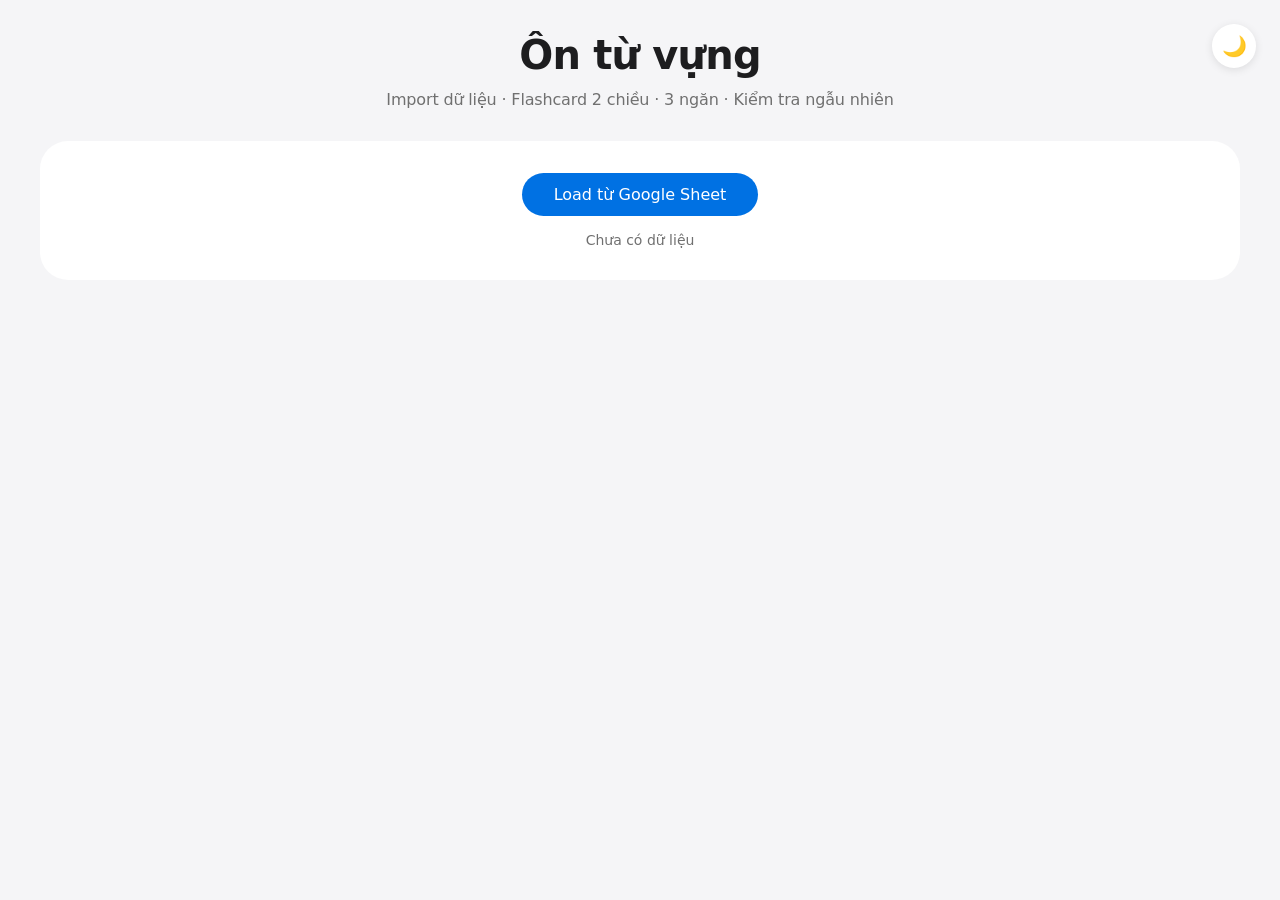
<file: index.html>
<meta name="viewport" content="width=device-width, initial-scale=1.0, user-scalable=yes">
    <title>Ôn Từ Vựng</title>
    <link rel="stylesheet" href="styles.css">
</head>
<body>
    <button class="theme-toggle" id="themeToggle" title="Chuyển đổi giao diện">🌙</button>

    <div class="app-container">
        <div class="header">
            <h1>Ôn từ vựng</h1>
            <div class="sub">Import dữ liệu · Flashcard 2 chiều · 3 ngăn · Kiểm tra ngẫu nhiên</div>
        </div>

        <div class="import-area">
            <button class="file-label" id="loadSheetBtn">Load từ Google Sheet</button>
            <div class="status" id="status">Chưa có dữ liệu</div>
        </div>

        <div id="sheetModal" class="modal hidden">
            <div class="modal-content">
                <div class="modal-title">Chọn sheet để load dữ liệu</div>
                <div class="sheet-list" id="sheetList"></div>
                <div class="modal-cancel">
                    <button class="modal-cancel-btn" id="cancelSheetBtn">Hủy</button>
                </div>
            </div>
        </div>

        <div id="mainContent">
            <div class="stats-bar">
                <div class="info-badge"><span id="totalCount">0</span> từ</div>
                <div class="filter-group">
                    <input type="text" id="searchInput" class="search-box" placeholder="Tìm từ...">
                </div>
            </div>

            <div class="boxes-row">
                <div class="stat-box red" data-filter="red">
                    <div class="stat-count" id="redCount">0</div>
                    <div class="stat-label">Chưa biết</div>
                </div>
                <div class="stat-box yellow" data-filter="yellow">
                    <div class="stat-count" id="yellowCount">0</div>
                    <div class="stat-label">Phân vân</div>
                </div>
                <div class="stat-box green" data-filter="green">
                    <div class="stat-count" id="greenCount">0</div>
                    <div class="stat-label">Đã biết</div>
                </div>
                <div class="stat-box" data-filter="all">
                    <div class="stat-count" id="allCount">0</div>
                    <div class="stat-label">Tất cả</div>
                </div>
            </div>

            <div class="tab-bar">
                <button class="tab-btn active" data-tab="flashcard">Flashcard & Xếp loại</button>
                <button class="tab-btn" data-tab="quiz">Kiểm tra ngẫu nhiên</button>
            </div>

            <div class="study-layout">
                <div>
                    <div id="flashcardTab">
                        <div class="flashcard-area">
                            <div class="flip-card" id="flipCard">
                                <div class="flip-card-inner">
                                    <div class="front">
                                        <div class="term" id="cardTerm">---</div>
                                        <div class="card-hint">Nhấn để lật</div>
                                    </div>
                                    <div class="back">
                                        <div class="meaning" id="cardMeaning">---</div>
                                        <div class="card-hint">Nhấn để quay lại</div>
                                    </div>
                                </div>
                            </div>
                            <div class="rating-buttons">
                                <button class="rating-btn red" data-rating="red">Chưa biết</button>
                                <button class="rating-btn yellow" data-rating="yellow">Phân vân</button>
                                <button class="rating-btn green" data-rating="green">Đã biết</button>
                            </div>
                            <div class="nav-buttons">
                                <button class="nav-btn" id="prevBtn">Trước</button>
                                <button class="nav-btn" id="nextBtn">Sau</button>
                            </div>
                            <div class="progress-text" id="cardProgress"></div>
                        </div>
                    </div>

                    <div id="quizTab" class="hidden">
                        <div class="quiz-area">
                            <div class="quiz-controls">
                                <label>Số câu: <input type="number" id="quizCount" min="5" max="50" value="10"></label>
                                <label>Chiều:
                                    <select id="quizDirection">
                                        <option value="viet2trung">Việt → Trung</option>
                                        <option value="trung2viet">Trung → Việt</option>
                                        <option value="mixed">Hỗn hợp</option>
                                    </select>
                                </label>
                                <label>Phạm vi:
                                    <select id="quizScope">
                                        <option value="current">Tất cả từ</option>
                                        <option value="weak">Chỉ Chưa biết + Phân vân</option>
                                    </select>
                                </label>
                                <button id="startQuizBtn" class="btn btn-primary">Bắt đầu</button>
                            </div>
                            <div id="quizContainer"></div>
                        </div>
                    </div>
                </div>

                <div class="vocab-list">
                    <div class="vocab-list-title">Danh sách từ</div>
                    <div class="cards-grid" id="vocabGrid"></div>
                </div>
            </div>
        </div>
    </div>

    <script src="app.js"></script>
</body>
</html>
</file>
<file: styles.css>
:root {
  /* Colors - Light Theme */
  --color-ink: #1d1d1f;
  --color-graphite: #707070;
  --color-slate: #474747;
  --color-fog: #f5f5f7;
  --color-snow: #ffffff;
  --color-azure: #0071e3;
  --color-cobalt-link: #0066cc;
  --color-silver-mist: #e8e8ed;
  --color-caution: #b64400;

  /* Surface colors */
  --surface-canvas: var(--color-fog);
  --surface-card: var(--color-snow);
  --surface-recessed: var(--color-fog);

  /* Semantic colors */
  --color-red: #b64400;
  --color-yellow: #c68b00;
  --color-green: #00812e;

  /* Typography */
  --font-display: 'SF Pro Display', ui-sans-serif, system-ui, -apple-system, BlinkMacSystemFont, "Segoe UI", Roboto, sans-serif;
  --font-text: 'SF Pro Text', ui-sans-serif, system-ui, -apple-system, BlinkMacSystemFont, "Segoe UI", Roboto, sans-serif;

  /* Spacing */
  --spacing-4: 4px;
  --spacing-8: 8px;
  --spacing-12: 12px;
  --spacing-16: 16px;
  --spacing-20: 20px;
  --spacing-24: 24px;
  --spacing-28: 28px;
  --spacing-32: 32px;

  /* Border Radius */
  --radius-cards: 28px;
  --radius-pill: 999px;
  --radius-sm: 16px;

  /* Transitions */
  --transition-fast: 0.1s ease;
  --transition-base: 0.3s ease;
}

/* Dark Theme */
[data-theme="dark"] {
  --color-ink: #f5f5f7;
  --color-graphite: #a1a1a6;
  --color-slate: #86868b;
  --color-fog: #1d1d1f;
  --color-snow: #2d2d2d;
  --color-silver-mist: #48484a;

  --surface-canvas: #000000;
  --surface-card: #1d1d1f;
  --surface-recessed: #2d2d2d;

  --color-caution: #ff9500;
  --color-red: #ff6961;
  --color-yellow: #ffd700;
  --color-green: #4ade80;
}

* {
  margin: 0;
  padding: 0;
  box-sizing: border-box;
}

body {
  background: var(--surface-canvas);
  font-family: var(--font-text);
  color: var(--color-ink);
  padding: var(--spacing-32);
  min-height: 100vh;
  transition: background var(--transition-base), color var(--transition-base);
}

.app-container {
  max-width: 1200px;
  margin: 0 auto;
}

/* Header */
.header {
  text-align: center;
  margin-bottom: var(--spacing-32);
}

.header h1 {
  font-family: var(--font-display);
  font-size: 2.5rem;
  font-weight: 700;
  letter-spacing: -0.02em;
  color: var(--color-ink);
}

.sub {
  color: var(--color-graphite);
  font-size: 1rem;
  font-weight: 400;
  margin-top: var(--spacing-12);
  letter-spacing: -0.01em;
}

/* Theme Toggle */
.theme-toggle {
  position: fixed;
  top: var(--spacing-24);
  right: var(--spacing-24);
  width: 44px;
  height: 44px;
  border-radius: var(--radius-pill);
  border: none;
  background: var(--surface-card);
  cursor: pointer;
  display: flex;
  align-items: center;
  justify-content: center;
  font-size: 1.25rem;
  box-shadow: 0 2px 8px rgba(0,0,0,0.1);
  transition: transform var(--transition-fast), background var(--transition-base);
  z-index: 100;
}

.theme-toggle:hover {
  transform: scale(1.05);
}

/* Import Area */
.import-area {
  background: var(--surface-card);
  border-radius: var(--radius-cards);
  padding: var(--spacing-32);
  text-align: center;
  margin-top: var(--spacing-48);
  margin-bottom: var(--spacing-32);
  transition: background var(--transition-base);
}

.file-label {
  background: var(--color-azure);
  color: var(--color-snow);
  font-family: var(--font-text);
  font-size: 1rem;
  font-weight: 500;
  padding: var(--spacing-12) var(--spacing-32);
  border-radius: var(--radius-pill);
  cursor: pointer;
  display: inline-block;
  border: none;
  transition: background var(--transition-fast), transform var(--transition-fast);
}

.file-label:hover {
  background: #005bb5;
  transform: scale(1.02);
}

.status {
  margin-top: var(--spacing-16);
  font-size: 0.875rem;
  color: var(--color-graphite);
}

/* Main Content */
#mainContent {
  display: none;
}

/* Stats Bar */
.stats-bar {
  background: var(--surface-card);
  border-radius: var(--radius-cards);
  padding: var(--spacing-16) var(--spacing-24);
  display: flex;
  flex-wrap: wrap;
  justify-content: space-between;
  align-items: center;
  gap: var(--spacing-16);
  margin-bottom: var(--spacing-24);
  transition: background var(--transition-base);
}

.info-badge {
  background: var(--surface-recessed);
  padding: var(--spacing-8) var(--spacing-16);
  border-radius: var(--radius-pill);
  font-size: 0.875rem;
  font-weight: 600;
  color: var(--color-ink);
  transition: background var(--transition-base);
}

.filter-group {
  display: flex;
  gap: var(--spacing-12);
  flex-wrap: wrap;
  align-items: center;
}

.search-box {
  background: var(--surface-recessed);
  border: none;
  border-radius: var(--radius-pill);
  padding: var(--spacing-12) var(--spacing-20);
  width: 200px;
  font-family: var(--font-text);
  font-size: 0.875rem;
  color: var(--color-ink);
  outline: none;
  transition: box-shadow var(--transition-fast), background var(--transition-base);
}

.search-box:focus {
  box-shadow: 0 0 0 3px rgba(0, 113, 227, 0.3);
}

.search-box::placeholder {
  color: var(--color-graphite);
}

.btn {
  background: var(--surface-recessed);
  border: none;
  border-radius: var(--radius-pill);
  padding: var(--spacing-12) var(--spacing-20);
  font-family: var(--font-text);
  font-weight: 500;
  font-size: 0.875rem;
  cursor: pointer;
  color: var(--color-ink);
  transition: background var(--transition-fast);
}

.btn:hover {
  background: var(--color-silver-mist);
}

.btn-primary {
  background: var(--color-azure);
  color: var(--color-snow);
}

.btn-primary:hover {
  background: #005bb5;
}

/* Stat Boxes */
.boxes-row {
  display: flex;
  gap: var(--spacing-16);
  margin-bottom: var(--spacing-24);
  flex-wrap: wrap;
}

.stat-box {
  flex: 1;
  background: var(--surface-card);
  border-radius: var(--radius-cards);
  padding: var(--spacing-20);
  text-align: center;
  cursor: pointer;
  border: none;
  border-left: 4px solid var(--color-silver-mist);
  transition: transform var(--transition-fast), background var(--transition-base);
}

.stat-box:hover {
  transform: scale(1.02);
}

.stat-box.red {
  border-left-color: var(--color-red);
}

.stat-box.yellow {
  border-left-color: var(--color-yellow);
}

.stat-box.green {
  border-left-color: var(--color-green);
}

.stat-box.selected {
  background: var(--color-azure);
}

.stat-box.selected .stat-count,
.stat-box.selected .stat-label {
  color: var(--color-snow);
}

.stat-box[data-filter="red"].selected {
  border-left-color: var(--color-red);
}

.stat-box[data-filter="yellow"].selected {
  border-left-color: var(--color-yellow);
}

.stat-box[data-filter="green"].selected {
  border-left-color: var(--color-green);
}

.stat-count {
  font-family: var(--font-display);
  font-size: 2rem;
  font-weight: 700;
  letter-spacing: -0.02em;
  color: var(--color-ink);
}

.stat-label {
  font-size: 0.75rem;
  color: var(--color-graphite);
  margin-top: var(--spacing-4);
}

/* Tab Bar */
.tab-bar {
  display: flex;
  gap: var(--spacing-12);
  margin-bottom: var(--spacing-24);
  justify-content: center;
  flex-wrap: wrap;
}

.tab-btn {
  background: var(--surface-card);
  border: none;
  padding: var(--spacing-12);
  border-radius: var(--radius-pill);
  font-family: var(--font-text);
  font-weight: 500;
  font-size: 0.9375rem;
  cursor: pointer;
  color: var(--color-ink);
  transition: background var(--transition-fast), color var(--transition-fast);
}

.tab-btn.active {
  background: var(--color-ink);
  color: var(--color-snow);
}

.tab-btn:not(.active):hover {
  background: var(--color-silver-mist);
}

/* Study Layout */
.study-layout {
  display: grid;
  grid-template-columns: 1fr 380px;
  gap: var(--spacing-24);
}

@media (max-width: 860px) {
  .study-layout {
    grid-template-columns: 1fr;
  }
}

/* Flashcard Area */
.flashcard-area {
  perspective: 1500px;
}

.flip-card {
  background: transparent;
  width: 100%;
  height: 340px;
  cursor: pointer;
}

.flip-card-inner {
  position: relative;
  width: 100%;
  height: 100%;
  transition: transform 0.5s;
  transform-style: preserve-3d;
  border-radius: var(--radius-cards);
}

.flipped .flip-card-inner {
  transform: rotateY(180deg);
}

.front, .back {
  position: absolute;
  width: 100%;
  height: 100%;
  backface-visibility: hidden;
  border-radius: var(--radius-cards);
  display: flex;
  flex-direction: column;
  justify-content: center;
  align-items: center;
  padding: var(--spacing-32);
  background: var(--surface-card);
  transition: background var(--transition-base);
}

.back {
  transform: rotateY(180deg);
  background: var(--surface-recessed);
}

.term {
  font-family: var(--font-display);
  font-size: 2rem;
  font-weight: 700;
  letter-spacing: -0.02em;
  color: var(--color-ink);
  text-align: center;
  white-space: pre-wrap;
}

.meaning {
  font-family: var(--font-text);
  font-size: 1.5rem;
  font-weight: 500;
  color: var(--color-ink);
  text-align: center;
  white-space: pre-wrap;
  padding: var(--spacing-12) var(--spacing-24);
  background: var(--surface-card);
  border-radius: var(--radius-pill);
  transition: background var(--transition-base);
}

.card-hint {
  margin-top: var(--spacing-24);
  font-size: 0.8125rem;
  color: var(--color-graphite);
}

/* Rating Buttons */
.rating-buttons {
  display: flex;
  gap: var(--spacing-16);
  justify-content: center;
  margin-top: var(--spacing-24);
  flex-wrap: wrap;
}

.rating-btn {
  padding: var(--spacing-12) var(--spacing-24);
  border: none;
  border-radius: var(--radius-pill);
  font-family: var(--font-text);
  font-weight: 600;
  font-size: 0.9375rem;
  cursor: pointer;
  transition: transform var(--transition-fast), opacity var(--transition-fast);
}

.rating-btn:hover {
  transform: scale(1.05);
}

.rating-btn.red {
  background: rgba(182, 68, 0, 0.18);
  color: var(--color-red);
}

.rating-btn.yellow {
  background: rgba(198, 139, 0, 0.18);
  color: var(--color-yellow);
}

.rating-btn.green {
  background: rgba(0, 129, 46, 0.18);
  color: var(--color-green);
}

/* Navigation Buttons */
.nav-buttons {
  display: flex;
  justify-content: center;
  gap: var(--spacing-24);
  margin-top: var(--spacing-24);
}

.nav-btn {
  background: var(--surface-recessed);
  border: none;
  padding: var(--spacing-12) var(--spacing-28);
  border-radius: var(--radius-pill);
  font-family: var(--font-text);
  font-weight: 600;
  font-size: 0.9375rem;
  cursor: pointer;
  color: var(--color-ink);
  transition: background var(--transition-fast);
}

.nav-btn:hover {
  background: var(--color-silver-mist);
}

.progress-text {
  text-align: center;
  margin-top: var(--spacing-16);
  font-size: 0.8125rem;
  color: var(--color-graphite);
}

/* Quiz Area */
.quiz-area {
  background: var(--surface-card);
  border-radius: var(--radius-cards);
  padding: var(--spacing-32);
  transition: background var(--transition-base);
}

.quiz-controls {
  display: flex;
  gap: var(--spacing-16);
  flex-wrap: wrap;
  margin-bottom: var(--spacing-24);
  align-items: center;
  font-size: 0.9375rem;
  color: var(--color-ink);
}

.quiz-controls label {
  display: flex;
  align-items: center;
  gap: var(--spacing-8);
}

.quiz-controls select,
.quiz-controls input {
  background: var(--surface-recessed);
  border: none;
  border-radius: var(--radius-pill);
  padding: var(--spacing-8) var(--spacing-16);
  font-family: var(--font-text);
  font-size: 0.875rem;
  color: var(--color-ink);
  outline: none;
  transition: background var(--transition-base);
}

.quiz-controls select {
  cursor: pointer;
}

.quiz-controls input[type="number"] {
  width: 70px;
}

.quiz-question {
  background: var(--surface-recessed);
  border-radius: var(--radius-sm);
  padding: var(--spacing-20);
  margin-bottom: var(--spacing-16);
  transition: background var(--transition-base);
}

.quiz-question-title {
  font-size: 0.75rem;
  color: var(--color-graphite);
  text-transform: uppercase;
  letter-spacing: 0.05em;
  margin-bottom: var(--spacing-8);
}

.quiz-question-content {
  font-family: var(--font-display);
  font-size: 1.25rem;
  font-weight: 600;
  color: var(--color-ink);
  letter-spacing: -0.01em;
}

.quiz-input {
  width: 100%;
  padding: var(--spacing-12) var(--spacing-20);
  border: 2px solid transparent;
  border-radius: var(--radius-pill);
  margin-top: var(--spacing-12);
  font-family: var(--font-text);
  font-size: 1rem;
  color: var(--color-ink);
  background: var(--surface-card);
  outline: none;
  transition: box-shadow var(--transition-fast), background var(--transition-base);
}

.quiz-input:focus {
  box-shadow: 0 0 0 3px rgba(0, 113, 227, 0.3);
}

.quiz-input.correct {
  border: 2px solid var(--color-green);
  background: rgba(0, 129, 46, 0.08);
}

.quiz-input.incorrect {
  border: 2px solid var(--color-red);
  background: rgba(182, 68, 0, 0.08);
}

.quiz-feedback {
  font-size: 0.8125rem;
  margin-top: var(--spacing-8);
}

.quiz-feedback.correct {
  color: var(--color-green);
}

.quiz-feedback.incorrect {
  color: var(--color-red);
}

.quiz-result {
  text-align: center;
  padding: var(--spacing-24);
  background: var(--surface-recessed);
  border-radius: var(--radius-sm);
  margin-top: var(--spacing-24);
  transition: background var(--transition-base);
}

.quiz-score {
  font-family: var(--font-display);
  font-size: 2.5rem;
  font-weight: 700;
  color: var(--color-ink);
  letter-spacing: -0.02em;
}

/* Vocab List */
.vocab-list {
  background: var(--surface-card);
  border-radius: var(--radius-cards);
  padding: var(--spacing-28);
  transition: background var(--transition-base);
}

.vocab-list-title {
  font-family: var(--font-display);
  font-size: 1.125rem;
  font-weight: 600;
  color: var(--color-ink);
  margin-bottom: var(--spacing-16);
  letter-spacing: -0.01em;
}

.cards-grid {
  max-height: 65vh;
  overflow-y: auto;
  display: flex;
  flex-direction: column;
  gap: var(--spacing-12);
  padding-right: var(--spacing-8);
}

/* Custom scrollbar */
.cards-grid::-webkit-scrollbar {
  width: 6px;
}

.cards-grid::-webkit-scrollbar-track {
  background: var(--color-silver-mist);
  border-radius: 3px;
}

.cards-grid::-webkit-scrollbar-thumb {
  background: var(--color-silver-mist);
  border-radius: 3px;
}

.cards-grid::-webkit-scrollbar-thumb:hover {
  background: var(--color-graphite);
}

.vocab-item {
  background: var(--surface-recessed);
  border-radius: var(--radius-sm);
  padding: var(--spacing-16) var(--spacing-20);
  display: flex;
  justify-content: space-between;
  align-items: center;
  cursor: pointer;
  border-left: 4px solid var(--color-silver-mist);
  transition: background var(--transition-fast);
}

.vocab-item:hover {
  background: var(--color-silver-mist);
}

.vocab-item.red {
  border-left-color: var(--color-red);
}

.vocab-item.yellow {
  border-left-color: var(--color-yellow);
}

.vocab-item.green {
  border-left-color: var(--color-green);
}

.vocab-item-term {
  font-weight: 600;
  color: var(--color-ink);
  font-size: 0.9375rem;
}

.vocab-item-meaning {
  font-size: 0.8125rem;
  color: var(--color-graphite);
  max-width: 150px;
  overflow: hidden;
  text-overflow: ellipsis;
  white-space: nowrap;
}

.hidden {
  display: none;
}

/* Modal */
.modal {
  position: fixed;
  top: 0;
  left: 0;
  width: 100%;
  height: 100%;
  background: rgba(0, 0, 0, 0.5);
  display: flex;
  justify-content: center;
  align-items: center;
  z-index: 1000;
  backdrop-filter: blur(4px);
}

.modal.hidden {
  display: none;
}

.modal-content {
  background: var(--surface-card);
  border-radius: var(--radius-cards);
  padding: var(--spacing-32);
  max-width: 400px;
  width: 90%;
  max-height: 70vh;
  overflow-y: auto;
  transition: background var(--transition-base);
}

.modal-title {
  font-family: var(--font-display);
  font-size: 1.25rem;
  font-weight: 700;
  margin-bottom: var(--spacing-24);
  text-align: center;
  color: var(--color-ink);
  letter-spacing: -0.01em;
}

.sheet-list {
  display: flex;
  flex-direction: column;
  gap: var(--spacing-8);
}

.sheet-item {
  background: var(--surface-recessed);
  border: none;
  border-radius: 12px;
  padding: var(--spacing-16);
  cursor: pointer;
  text-align: center;
  font-family: var(--font-text);
  font-weight: 500;
  font-size: 0.9375rem;
  color: var(--color-ink);
  transition: background var(--transition-fast);
}

.sheet-item:hover {
  background: var(--color-silver-mist);
}

.modal-cancel {
  margin-top: var(--spacing-24);
  text-align: center;
}

.modal-cancel-btn {
  background: var(--surface-recessed);
  border: none;
  padding: var(--spacing-12) var(--spacing-32);
  border-radius: var(--radius-pill);
  cursor: pointer;
  font-family: var(--font-text);
  font-weight: 500;
  font-size: 0.9375rem;
  color: var(--color-ink);
  transition: background var(--transition-fast);
}

.modal-cancel-btn:hover {
  background: var(--color-silver-mist);
}

/* Scrollbar */
::-webkit-scrollbar {
  width: 6px;
}

::-webkit-scrollbar-track {
  background: transparent;
}

::-webkit-scrollbar-thumb {
  background: var(--color-silver-mist);
  border-radius: 3px;
}

::-webkit-scrollbar-thumb:hover {
  background: var(--color-graphite);
}
</file>
